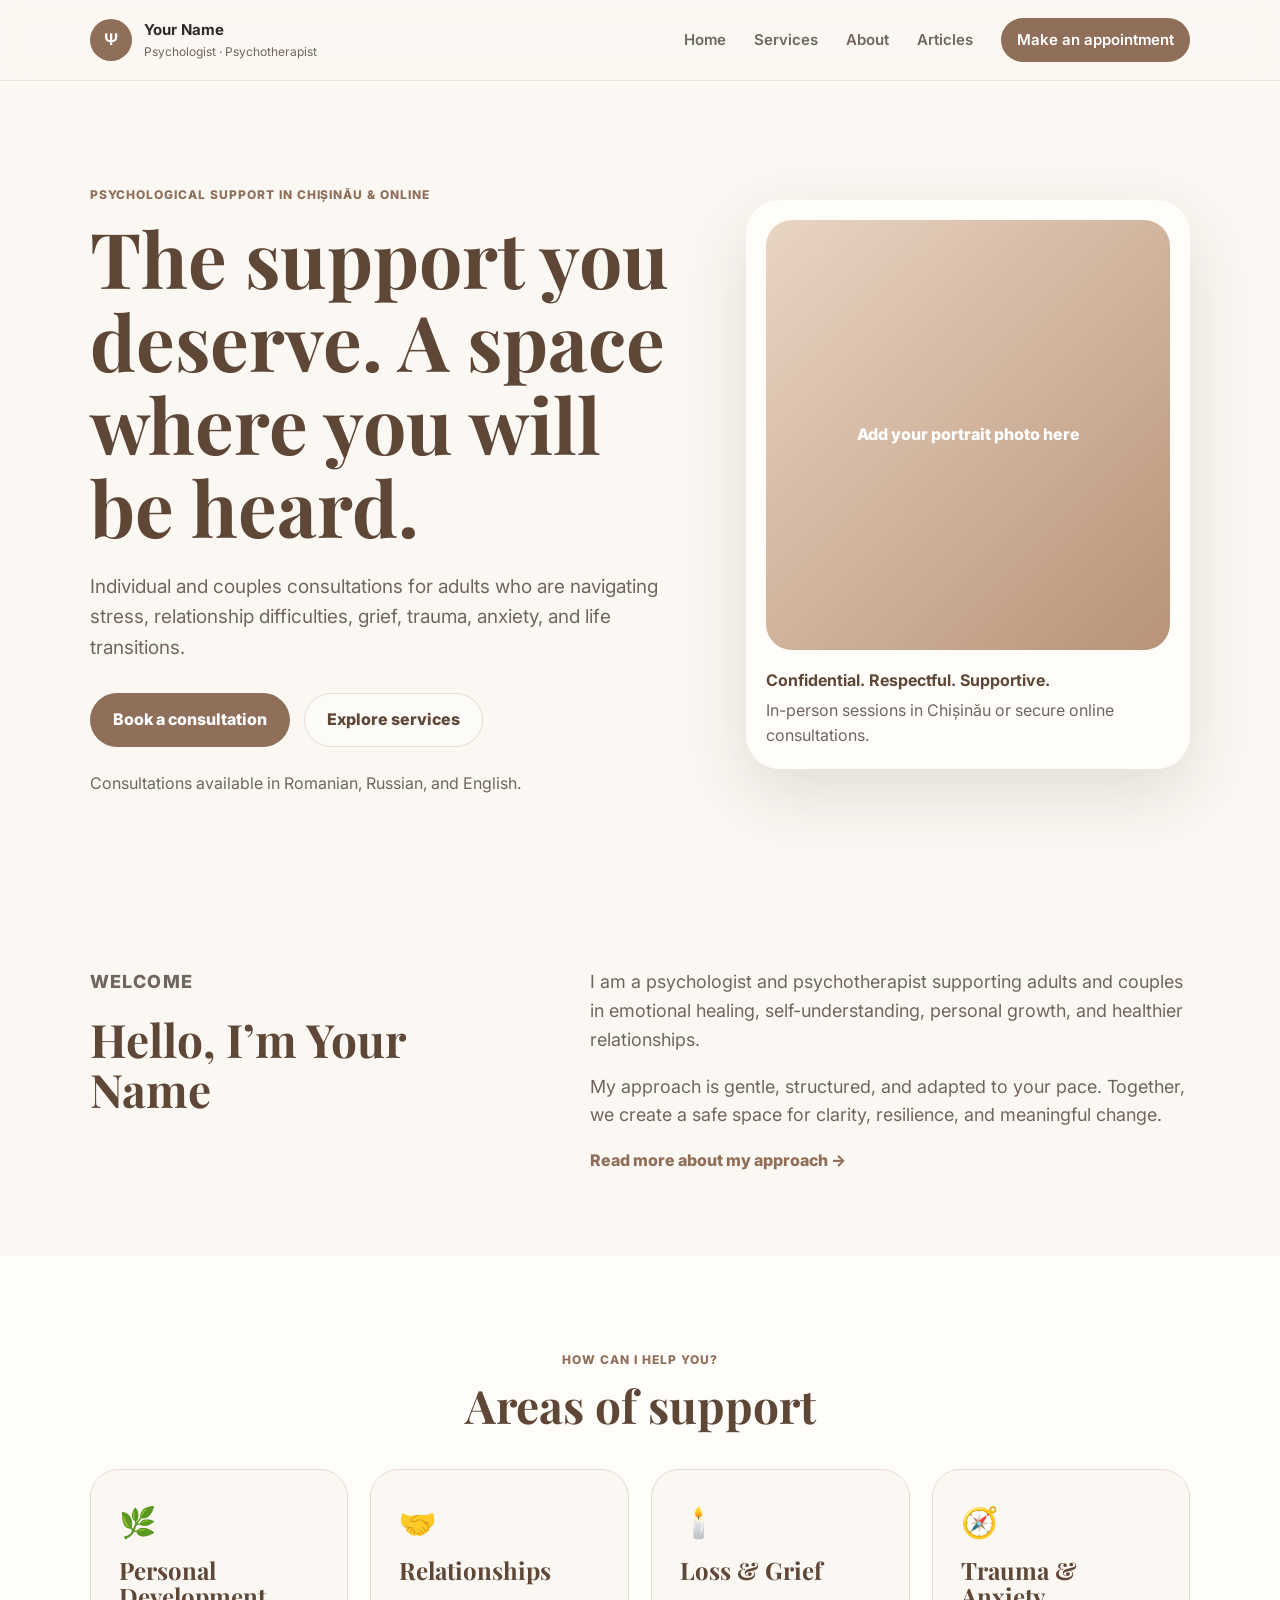
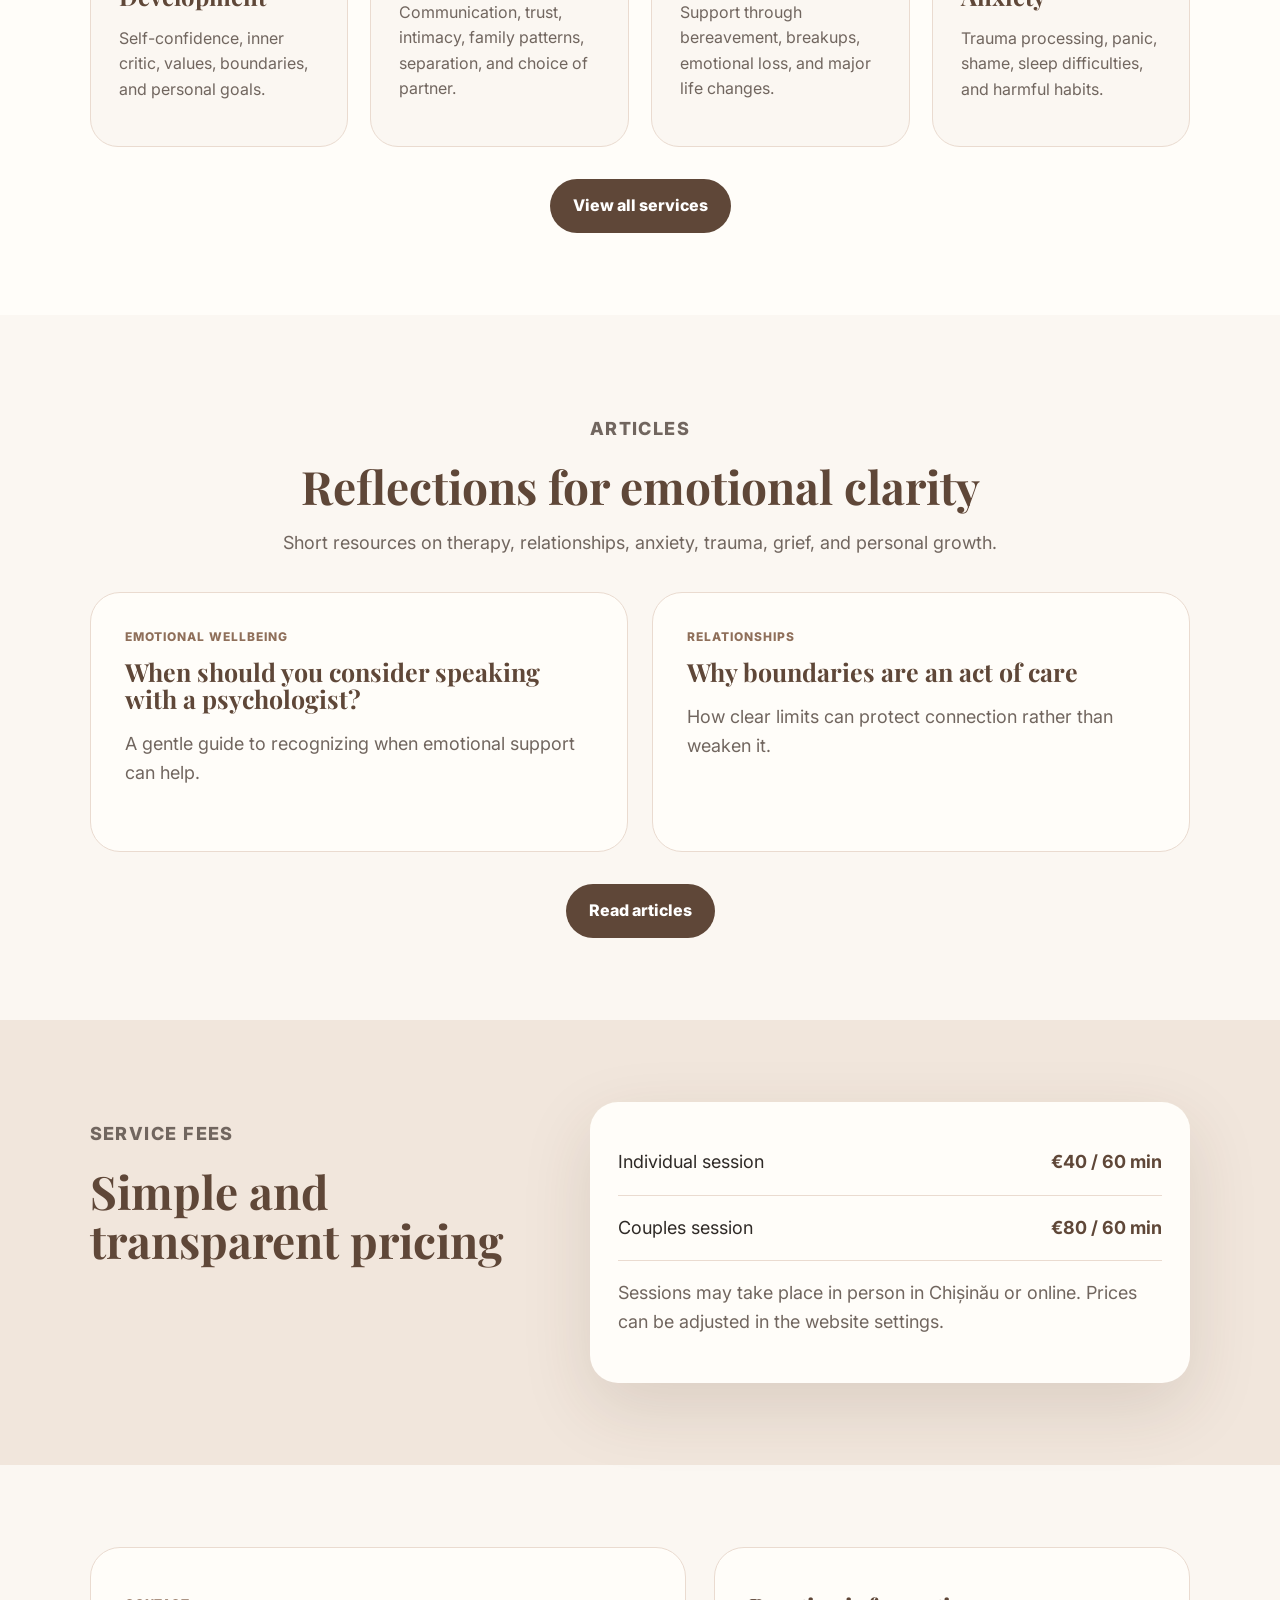
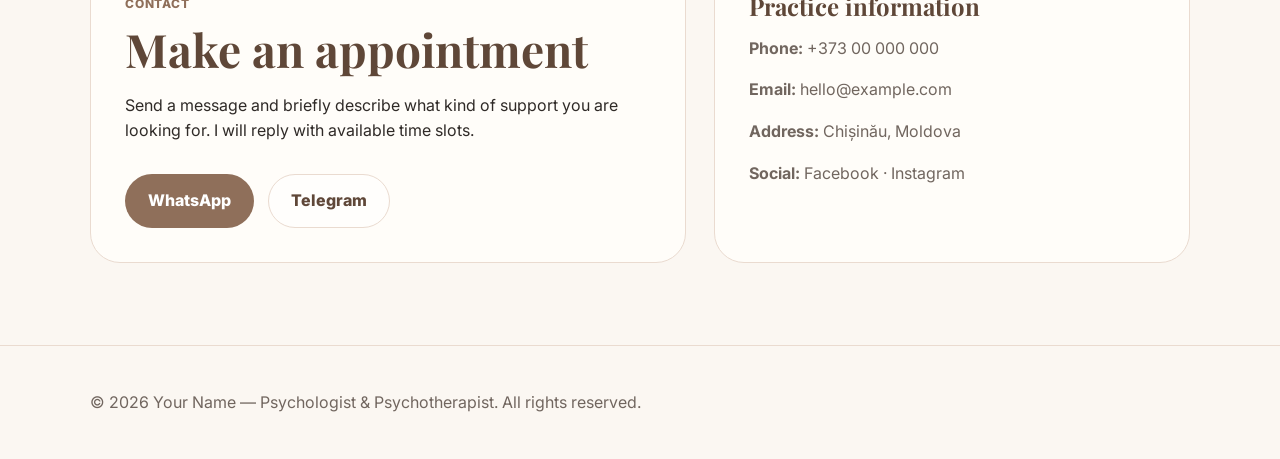
<file: index.html>
<!DOCTYPE html>
<html lang="en">
<head>
  <meta charset="UTF-8" />
  <meta name="viewport" content="width=device-width, initial-scale=1.0" />
  <title>Psychologist & Psychotherapist in Chișinău | Online Consultations</title>
  <meta name="description" content="Psychological consultations in Chișinău and online. Individual and couples therapy in Romanian, Russian, and English." />
  <link rel="preconnect" href="https://fonts.googleapis.com">
  <link rel="preconnect" href="https://fonts.gstatic.com" crossorigin>
  <link href="https://fonts.googleapis.com/css2?family=Playfair+Display:wght@500;600;700&family=Inter:wght@400;500;600;700&display=swap" rel="stylesheet">
  <link rel="stylesheet" href="style.css" />
</head>
<body>
  <header class="site-header">
    <a class="brand" href="index.html">
      <span class="brand-mark">Ψ</span>
      <span>
        <strong>Your Name</strong>
        <small>Psychologist · Psychotherapist</small>
      </span>
    </a>
    <button class="nav-toggle" aria-label="Open menu">☰</button>
    <nav class="nav">
      <a href="index.html">Home</a>
      <a href="services.html">Services</a>
      <a href="about.html">About</a>
      <a href="articles.html">Articles</a>
      <a class="nav-cta" href="#contact">Make an appointment</a>
    </nav>
  </header>

  <main>
    <section class="hero">
      <div class="hero-content">
        <p class="eyebrow">Psychological support in Chișinău & online</p>
        <h1>The support you deserve. A space where you will be heard.</h1>
        <p class="lead">Individual and couples consultations for adults who are navigating stress, relationship difficulties, grief, trauma, anxiety, and life transitions.</p>
        <div class="hero-actions">
          <a class="button primary" href="#contact">Book a consultation</a>
          <a class="button ghost" href="services.html">Explore services</a>
        </div>
        <div class="language-note">Consultations available in Romanian, Russian, and English.</div>
      </div>
      <div class="hero-card">
        <div class="photo-placeholder">Add your portrait photo here</div>
        <div class="card-note">
          <strong>Confidential. Respectful. Supportive.</strong>
          <span>In-person sessions in Chișinău or secure online consultations.</span>
        </div>
      </div>
    </section>

    <section class="intro section-grid">
      <div>
        <p class="eyebrow">Welcome</p>
        <h2>Hello, I’m Your Name</h2>
      </div>
      <div>
        <p>I am a psychologist and psychotherapist supporting adults and couples in emotional healing, self-understanding, personal growth, and healthier relationships.</p>
        <p>My approach is gentle, structured, and adapted to your pace. Together, we create a safe space for clarity, resilience, and meaningful change.</p>
        <a class="text-link" href="about.html">Read more about my approach →</a>
      </div>
    </section>

    <section class="services-preview">
      <p class="eyebrow center">How can I help you?</p>
      <h2 class="center">Areas of support</h2>
      <div class="cards four">
        <article class="service-card">
          <span class="icon">🌿</span>
          <h3>Personal Development</h3>
          <p>Self-confidence, inner critic, values, boundaries, and personal goals.</p>
        </article>
        <article class="service-card">
          <span class="icon">🤝</span>
          <h3>Relationships</h3>
          <p>Communication, trust, intimacy, family patterns, separation, and choice of partner.</p>
        </article>
        <article class="service-card">
          <span class="icon">🕯️</span>
          <h3>Loss & Grief</h3>
          <p>Support through bereavement, breakups, emotional loss, and major life changes.</p>
        </article>
        <article class="service-card">
          <span class="icon">🧭</span>
          <h3>Trauma & Anxiety</h3>
          <p>Trauma processing, panic, shame, sleep difficulties, and harmful habits.</p>
        </article>
      </div>
      <div class="center spacing-top">
        <a class="button secondary" href="services.html">View all services</a>
      </div>
    </section>

    <section class="articles-preview">
      <div class="section-heading">
        <p class="eyebrow">Articles</p>
        <h2>Reflections for emotional clarity</h2>
        <p>Short resources on therapy, relationships, anxiety, trauma, grief, and personal growth.</p>
      </div>
      <div class="article-list compact-list">
        <a class="article-card" href="articles.html">
          <span class="article-meta">Emotional wellbeing</span>
          <h3>When should you consider speaking with a psychologist?</h3>
          <p>A gentle guide to recognizing when emotional support can help.</p>
        </a>
        <a class="article-card" href="articles.html">
          <span class="article-meta">Relationships</span>
          <h3>Why boundaries are an act of care</h3>
          <p>How clear limits can protect connection rather than weaken it.</p>
        </a>
      </div>
      <div class="center spacing-top">
        <a class="button secondary" href="articles.html">Read articles</a>
      </div>
    </section>

    <section class="fees section-grid soft">
      <div>
        <p class="eyebrow">Service fees</p>
        <h2>Simple and transparent pricing</h2>
      </div>
      <div class="price-list">
        <div class="price-item"><span>Individual session</span><strong>€40 / 60 min</strong></div>
        <div class="price-item"><span>Couples session</span><strong>€80 / 60 min</strong></div>
        <p class="muted">Sessions may take place in person in Chișinău or online. Prices can be adjusted in the website settings.</p>
      </div>
    </section>

    <section id="contact" class="contact">
      <div class="contact-card">
        <p class="eyebrow">Contact</p>
        <h2>Make an appointment</h2>
        <p>Send a message and briefly describe what kind of support you are looking for. I will reply with available time slots.</p>
        <div class="contact-actions">
          <a class="button primary" href="https://api.whatsapp.com/send?phone=37300000000">WhatsApp</a>
          <a class="button ghost" href="https://t.me/yourusername">Telegram</a>
        </div>
      </div>
      <div class="contact-details">
        <h3>Practice information</h3>
        <p><strong>Phone:</strong> +373 00 000 000</p>
        <p><strong>Email:</strong> hello@example.com</p>
        <p><strong>Address:</strong> Chișinău, Moldova</p>
        <p><strong>Social:</strong> Facebook · Instagram</p>
      </div>
    </section>
  </main>

  <footer class="footer">
    <p>© <span id="year"></span> Your Name — Psychologist & Psychotherapist. All rights reserved.</p>
  </footer>

  <script src="script.js"></script>
</body>
</html>
</file>
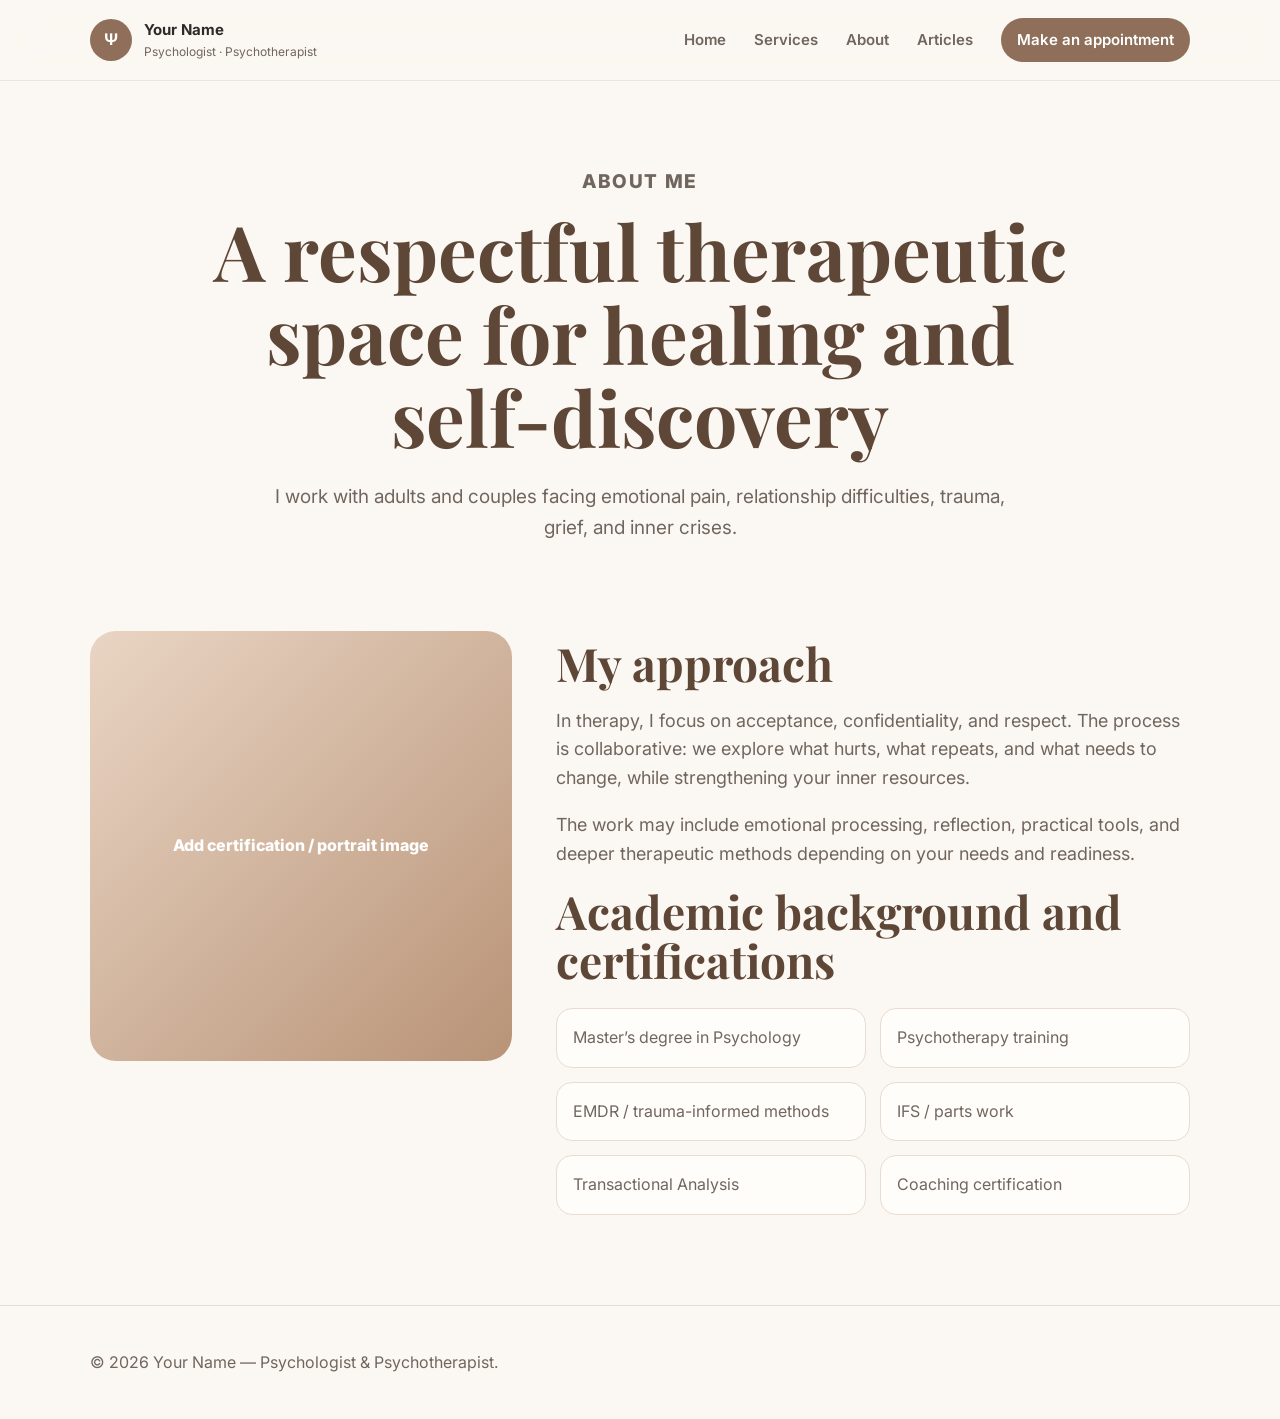
<file: about.html>
<!DOCTYPE html>
<html lang="en">
<head>
  <meta charset="UTF-8" />
  <meta name="viewport" content="width=device-width, initial-scale=1.0" />
  <title>About | Psychologist & Psychotherapist</title>
  <meta name="description" content="About the psychologist, education, certifications, therapeutic approach, and values." />
  <link rel="preconnect" href="https://fonts.googleapis.com">
  <link rel="preconnect" href="https://fonts.gstatic.com" crossorigin>
  <link href="https://fonts.googleapis.com/css2?family=Playfair+Display:wght@500;600;700&family=Inter:wght@400;500;600;700&display=swap" rel="stylesheet">
  <link rel="stylesheet" href="style.css" />
</head>
<body>
  <header class="site-header">
    <a class="brand" href="index.html"><span class="brand-mark">Ψ</span><span><strong>Your Name</strong><small>Psychologist · Psychotherapist</small></span></a>
    <button class="nav-toggle" aria-label="Open menu">☰</button>
    <nav class="nav"><a href="index.html">Home</a><a href="services.html">Services</a><a href="about.html">About</a><a href="articles.html">Articles</a><a class="nav-cta" href="index.html#contact">Make an appointment</a></nav>
  </header>

  <main>
    <section class="page-hero compact">
      <p class="eyebrow">About me</p>
      <h1>A respectful therapeutic space for healing and self-discovery</h1>
      <p>I work with adults and couples facing emotional pain, relationship difficulties, trauma, grief, and inner crises.</p>
    </section>

    <section class="about-layout">
      <div class="portrait-large">Add certification / portrait image</div>
      <div>
        <h2>My approach</h2>
        <p>In therapy, I focus on acceptance, confidentiality, and respect. The process is collaborative: we explore what hurts, what repeats, and what needs to change, while strengthening your inner resources.</p>
        <p>The work may include emotional processing, reflection, practical tools, and deeper therapeutic methods depending on your needs and readiness.</p>
        <h2>Academic background and certifications</h2>
        <div class="cert-grid">
          <span>Master’s degree in Psychology</span>
          <span>Psychotherapy training</span>
          <span>EMDR / trauma-informed methods</span>
          <span>IFS / parts work</span>
          <span>Transactional Analysis</span>
          <span>Coaching certification</span>
        </div>
      </div>
    </section>
  </main>

  <footer class="footer"><p>© <span id="year"></span> Your Name — Psychologist & Psychotherapist.</p></footer>
  <script src="script.js"></script>
</body>
</html>
</file>
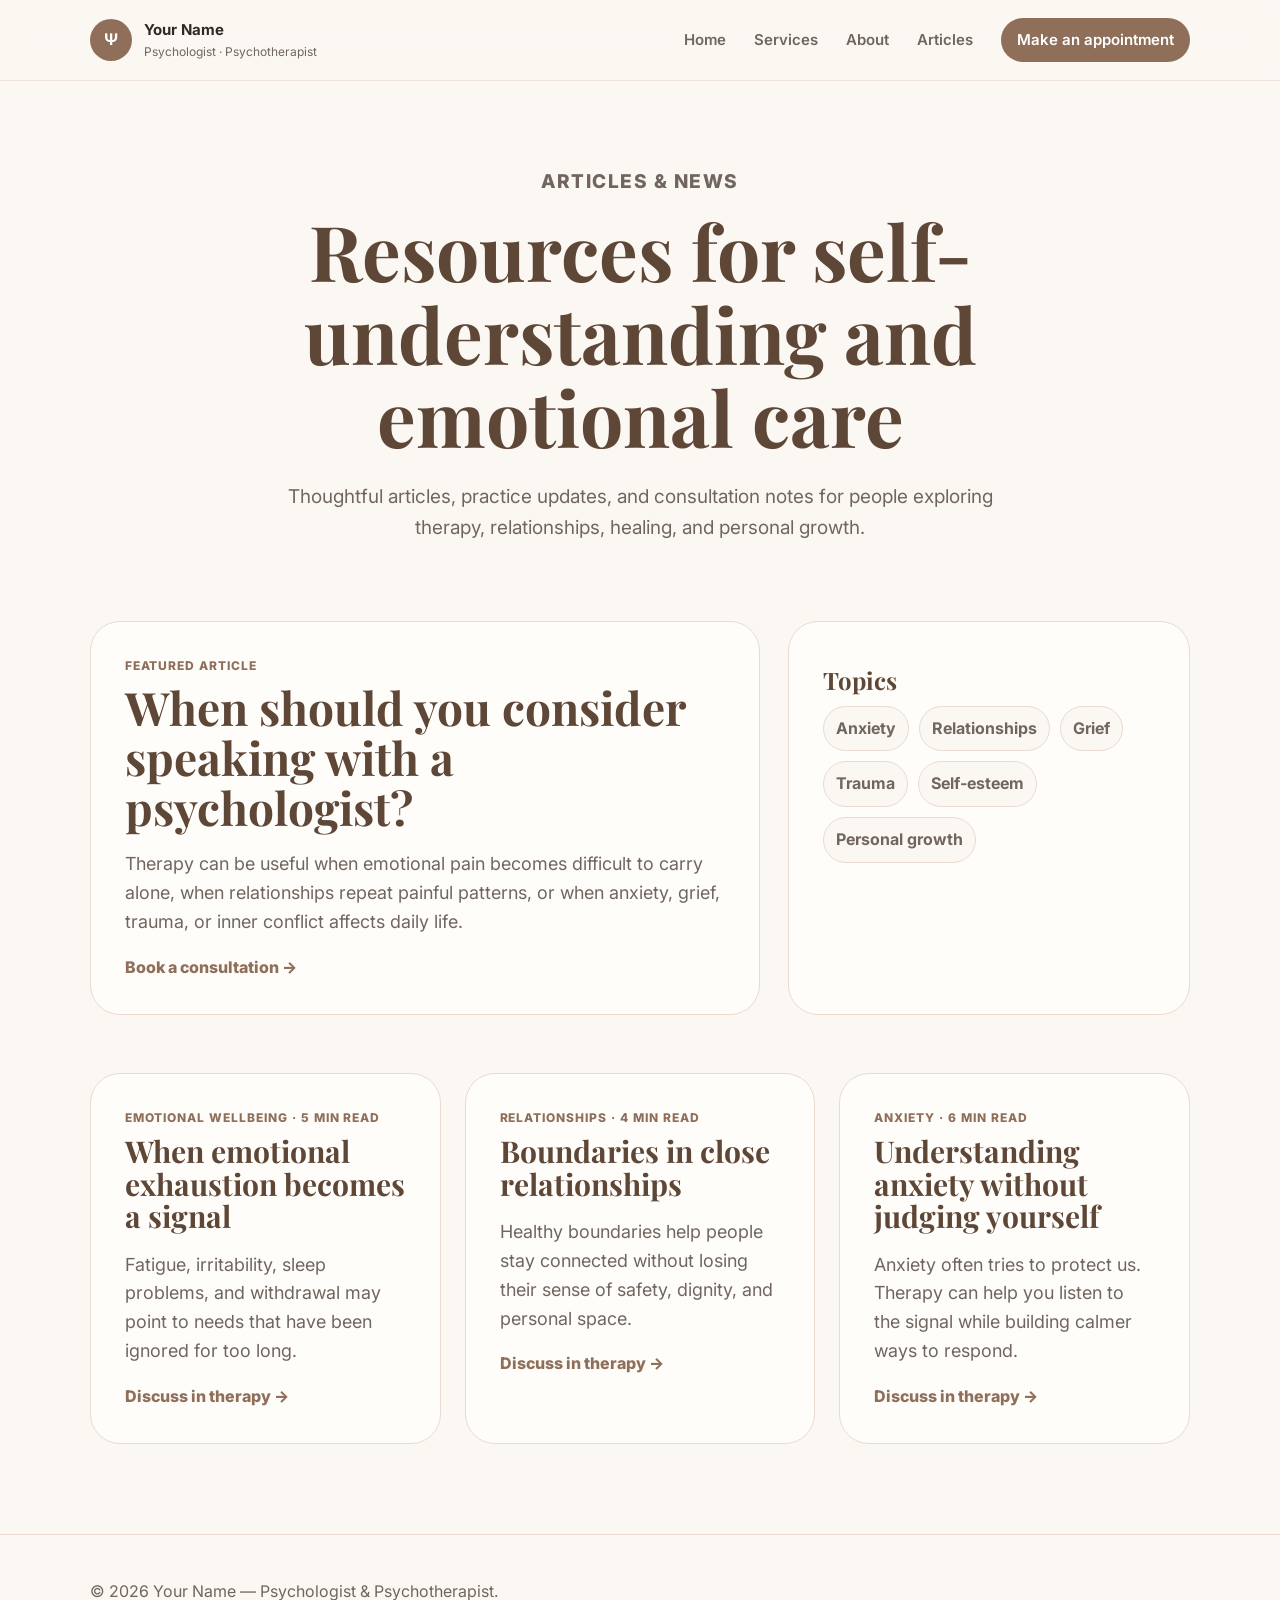
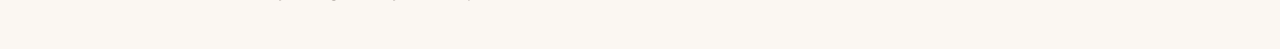
<file: articles.html>
<!DOCTYPE html>
<html lang="en">
<head>
  <meta charset="UTF-8" />
  <meta name="viewport" content="width=device-width, initial-scale=1.0" />
  <title>Articles & News | Psychologist in Chișinău</title>
  <meta name="description" content="Articles and news about psychotherapy, emotional wellbeing, relationships, anxiety, trauma, grief, and personal development." />
  <link rel="preconnect" href="https://fonts.googleapis.com">
  <link rel="preconnect" href="https://fonts.gstatic.com" crossorigin>
  <link href="https://fonts.googleapis.com/css2?family=Playfair+Display:wght@500;600;700&family=Inter:wght@400;500;600;700&display=swap" rel="stylesheet">
  <link rel="stylesheet" href="style.css" />
</head>
<body>
  <header class="site-header">
    <a class="brand" href="index.html"><span class="brand-mark">Ψ</span><span><strong>Your Name</strong><small>Psychologist · Psychotherapist</small></span></a>
    <button class="nav-toggle" aria-label="Open menu">☰</button>
    <nav class="nav"><a href="index.html">Home</a><a href="services.html">Services</a><a href="about.html">About</a><a href="articles.html">Articles</a><a class="nav-cta" href="index.html#contact">Make an appointment</a></nav>
  </header>

  <main>
    <section class="page-hero compact">
      <p class="eyebrow">Articles & News</p>
      <h1>Resources for self-understanding and emotional care</h1>
      <p>Thoughtful articles, practice updates, and consultation notes for people exploring therapy, relationships, healing, and personal growth.</p>
    </section>

    <section class="articles-layout">
      <div class="featured-article">
        <span class="article-meta">Featured article</span>
        <h2>When should you consider speaking with a psychologist?</h2>
        <p>Therapy can be useful when emotional pain becomes difficult to carry alone, when relationships repeat painful patterns, or when anxiety, grief, trauma, or inner conflict affects daily life.</p>
        <a class="text-link" href="index.html#contact">Book a consultation →</a>
      </div>

      <aside class="article-sidebar">
        <h3>Topics</h3>
        <div class="topic-tags">
          <span>Anxiety</span>
          <span>Relationships</span>
          <span>Grief</span>
          <span>Trauma</span>
          <span>Self-esteem</span>
          <span>Personal growth</span>
        </div>
      </aside>
    </section>

    <section class="article-list">
      <article class="article-card">
        <span class="article-meta">Emotional wellbeing · 5 min read</span>
        <h2>When emotional exhaustion becomes a signal</h2>
        <p>Fatigue, irritability, sleep problems, and withdrawal may point to needs that have been ignored for too long.</p>
        <a class="text-link" href="index.html#contact">Discuss in therapy →</a>
      </article>
      <article class="article-card">
        <span class="article-meta">Relationships · 4 min read</span>
        <h2>Boundaries in close relationships</h2>
        <p>Healthy boundaries help people stay connected without losing their sense of safety, dignity, and personal space.</p>
        <a class="text-link" href="index.html#contact">Discuss in therapy →</a>
      </article>
      <article class="article-card">
        <span class="article-meta">Anxiety · 6 min read</span>
        <h2>Understanding anxiety without judging yourself</h2>
        <p>Anxiety often tries to protect us. Therapy can help you listen to the signal while building calmer ways to respond.</p>
        <a class="text-link" href="index.html#contact">Discuss in therapy →</a>
      </article>
    </section>
  </main>

  <footer class="footer"><p>© <span id="year"></span> Your Name — Psychologist & Psychotherapist.</p></footer>
  <script src="script.js"></script>
</body>
</html>
</file>
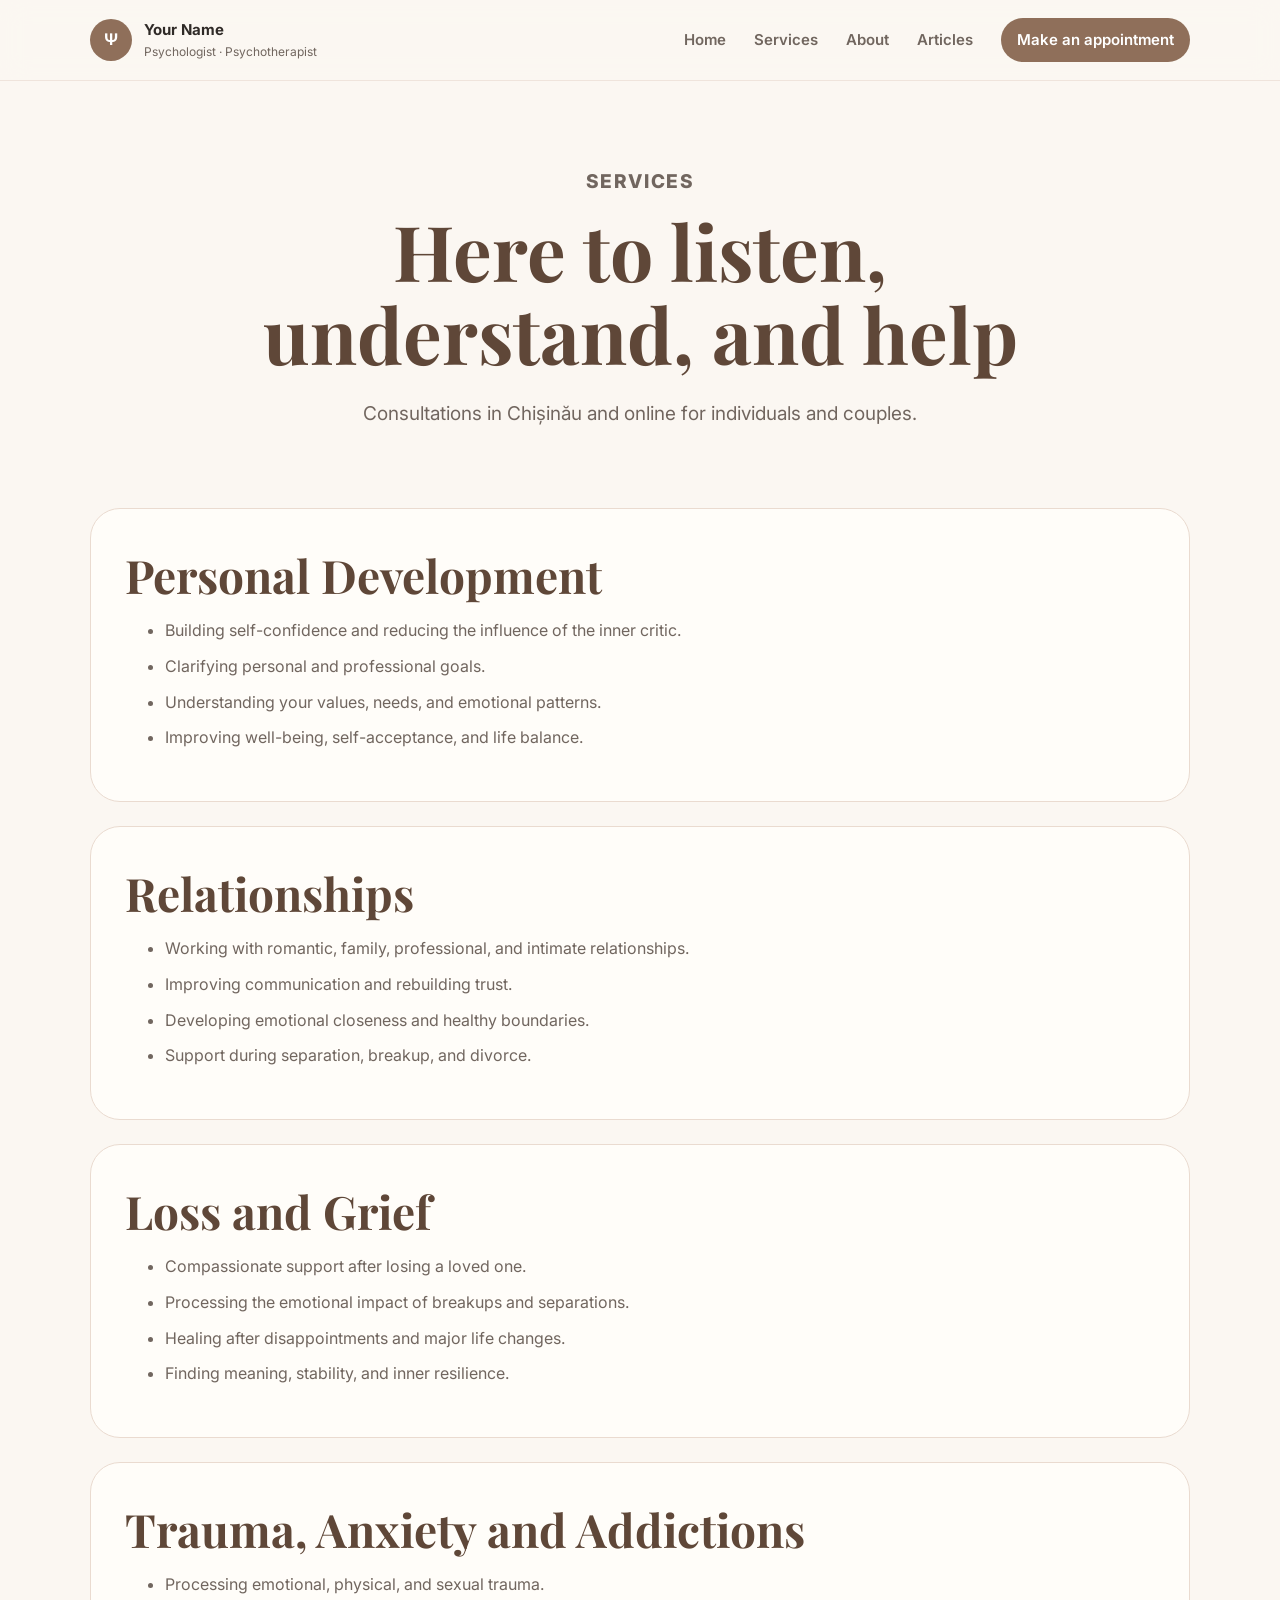
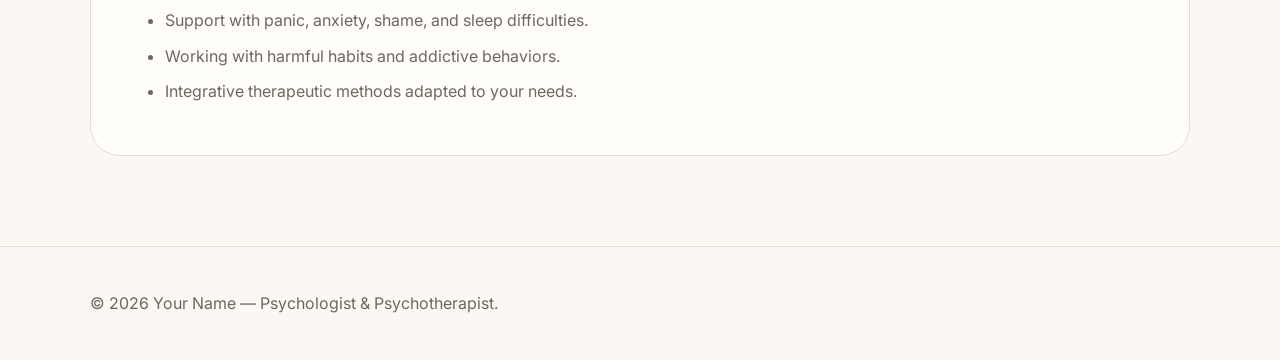
<file: services.html>
<!DOCTYPE html>
<html lang="en">
<head>
  <meta charset="UTF-8" />
  <meta name="viewport" content="width=device-width, initial-scale=1.0" />
  <title>Services | Psychologist in Chișinău</title>
  <meta name="description" content="Psychotherapy services in Chișinău and online: personal development, relationships, grief, trauma, anxiety, and addictions." />
  <link rel="preconnect" href="https://fonts.googleapis.com">
  <link rel="preconnect" href="https://fonts.gstatic.com" crossorigin>
  <link href="https://fonts.googleapis.com/css2?family=Playfair+Display:wght@500;600;700&family=Inter:wght@400;500;600;700&display=swap" rel="stylesheet">
  <link rel="stylesheet" href="style.css" />
</head>
<body>
  <header class="site-header">
    <a class="brand" href="index.html"><span class="brand-mark">Ψ</span><span><strong>Your Name</strong><small>Psychologist · Psychotherapist</small></span></a>
    <button class="nav-toggle" aria-label="Open menu">☰</button>
    <nav class="nav"><a href="index.html">Home</a><a href="services.html">Services</a><a href="about.html">About</a><a href="articles.html">Articles</a><a class="nav-cta" href="index.html#contact">Make an appointment</a></nav>
  </header>

  <main>
    <section class="page-hero compact">
      <p class="eyebrow">Services</p>
      <h1>Here to listen, understand, and help</h1>
      <p>Consultations in Chișinău and online for individuals and couples.</p>
    </section>

    <section class="service-list">
      <article>
        <h2>Personal Development</h2>
        <ul>
          <li>Building self-confidence and reducing the influence of the inner critic.</li>
          <li>Clarifying personal and professional goals.</li>
          <li>Understanding your values, needs, and emotional patterns.</li>
          <li>Improving well-being, self-acceptance, and life balance.</li>
        </ul>
      </article>
      <article>
        <h2>Relationships</h2>
        <ul>
          <li>Working with romantic, family, professional, and intimate relationships.</li>
          <li>Improving communication and rebuilding trust.</li>
          <li>Developing emotional closeness and healthy boundaries.</li>
          <li>Support during separation, breakup, and divorce.</li>
        </ul>
      </article>
      <article>
        <h2>Loss and Grief</h2>
        <ul>
          <li>Compassionate support after losing a loved one.</li>
          <li>Processing the emotional impact of breakups and separations.</li>
          <li>Healing after disappointments and major life changes.</li>
          <li>Finding meaning, stability, and inner resilience.</li>
        </ul>
      </article>
      <article>
        <h2>Trauma, Anxiety and Addictions</h2>
        <ul>
          <li>Processing emotional, physical, and sexual trauma.</li>
          <li>Support with panic, anxiety, shame, and sleep difficulties.</li>
          <li>Working with harmful habits and addictive behaviors.</li>
          <li>Integrative therapeutic methods adapted to your needs.</li>
        </ul>
      </article>
    </section>
  </main>

  <footer class="footer"><p>© <span id="year"></span> Your Name — Psychologist & Psychotherapist.</p></footer>
  <script src="script.js"></script>
</body>
</html>
</file>
<file: style.css>
:root {
  --bg: #fbf7f2;
  --paper: #fffdf9;
  --text: #2f2a27;
  --muted: #71665f;
  --brand: #8f6f5a;
  --brand-dark: #5f4738;
  --accent: #d9bfa8;
  --soft: #f1e6dc;
  --line: #eadbd0;
  --shadow: 0 24px 70px rgba(70, 47, 31, .13);
}
* { box-sizing: border-box; }
body {
  margin: 0;
  font-family: Inter, system-ui, -apple-system, BlinkMacSystemFont, "Segoe UI", sans-serif;
  background: var(--bg);
  color: var(--text);
  line-height: 1.6;
}
a { color: inherit; text-decoration: none; }
.site-header {
  position: sticky;
  top: 0;
  z-index: 20;
  display: flex;
  align-items: center;
  justify-content: space-between;
  padding: 18px 7vw;
  background: rgba(251, 247, 242, .88);
  backdrop-filter: blur(14px);
  border-bottom: 1px solid rgba(234, 219, 208, .65);
}
.brand { display: flex; align-items: center; gap: 12px; }
.brand-mark {
  width: 42px; height: 42px; border-radius: 50%;
  display: grid; place-items: center;
  background: var(--brand); color: white; font-weight: 700;
}
.brand strong { display: block; font-size: 15px; }
.brand small { display: block; color: var(--muted); font-size: 12px; }
.nav { display: flex; align-items: center; gap: 28px; font-size: 15px; }
.nav a { color: var(--muted); font-weight: 600; }
.nav a:hover { color: var(--brand-dark); }
.nav-cta { color: white !important; background: var(--brand); padding: 10px 16px; border-radius: 999px; }
.nav-toggle { display: none; background: none; border: 0; font-size: 26px; }
.hero {
  display: grid; grid-template-columns: 1.15fr .85fr; gap: 56px;
  align-items: center; padding: 92px 7vw 72px;
}
.eyebrow { color: var(--brand); font-weight: 800; letter-spacing: .08em; text-transform: uppercase; font-size: 12px; }
h1, h2, h3 { font-family: "Playfair Display", Georgia, serif; line-height: 1.08; color: var(--brand-dark); }
h1 { font-size: clamp(44px, 6vw, 78px); margin: 12px 0 24px; }
h2 { font-size: clamp(30px, 4vw, 46px); margin: 8px 0 18px; }
h3 { font-size: 24px; margin: 12px 0; }
.lead { font-size: 19px; color: var(--muted); max-width: 680px; }
.hero-actions, .contact-actions { display: flex; gap: 14px; flex-wrap: wrap; margin-top: 30px; }
.button { display: inline-flex; align-items: center; justify-content: center; border-radius: 999px; padding: 13px 22px; font-weight: 800; border: 1px solid transparent; }
.primary { background: var(--brand); color: white; }
.secondary { background: var(--brand-dark); color: white; }
.ghost { border-color: var(--line); background: rgba(255,255,255,.45); color: var(--brand-dark); }
.language-note { margin-top: 24px; color: var(--muted); }
.hero-card { background: var(--paper); padding: 20px; border-radius: 34px; box-shadow: var(--shadow); }
.photo-placeholder, .portrait-large {
  min-height: 430px; border-radius: 26px;
  background: linear-gradient(135deg, #e9d5c4, #b89377);
  color: white; display: grid; place-items: center; text-align: center; padding: 22px; font-weight: 800;
}
.card-note { display: grid; gap: 4px; margin-top: 18px; color: var(--muted); }
.card-note strong { color: var(--brand-dark); }
.section-grid { display: grid; grid-template-columns: .85fr 1.15fr; gap: 56px; padding: 82px 7vw; }
.section-grid p { font-size: 18px; color: var(--muted); }
.text-link { color: var(--brand); font-weight: 800; }
.services-preview { padding: 82px 7vw; background: var(--paper); }
.articles-preview { padding: 82px 7vw; }
.center { text-align: center; }
.section-heading { max-width: 760px; margin: 0 auto; text-align: center; }
.section-heading p { color: var(--muted); font-size: 18px; }
.cards { display: grid; gap: 22px; margin-top: 38px; }
.four { grid-template-columns: repeat(4, 1fr); }
.service-card { background: var(--bg); border: 1px solid var(--line); padding: 28px; border-radius: 28px; min-height: 240px; }
.service-card p, .muted { color: var(--muted); }
.icon { font-size: 30px; }
.spacing-top { margin-top: 32px; }
.soft { background: var(--soft); }
.price-list { background: var(--paper); border-radius: 28px; padding: 28px; box-shadow: var(--shadow); }
.price-item { display: flex; justify-content: space-between; gap: 20px; padding: 18px 0; border-bottom: 1px solid var(--line); font-size: 18px; }
.price-item strong { color: var(--brand-dark); }
.contact { display: grid; grid-template-columns: 1fr .8fr; gap: 28px; padding: 82px 7vw; }
.contact-card, .contact-details { background: var(--paper); border: 1px solid var(--line); border-radius: 30px; padding: 34px; }
.contact-details p { color: var(--muted); }
.footer { padding: 28px 7vw; color: var(--muted); border-top: 1px solid var(--line); }
.page-hero { padding: 86px 7vw 48px; text-align: center; }
.page-hero.compact h1 { max-width: 920px; margin-left: auto; margin-right: auto; }
.page-hero p { max-width: 760px; margin: 0 auto; color: var(--muted); font-size: 19px; }
.service-list { padding: 30px 7vw 90px; display: grid; gap: 24px; }
.service-list article { background: var(--paper); padding: 34px; border: 1px solid var(--line); border-radius: 30px; }
.service-list li { margin: 10px 0; color: var(--muted); }
.articles-layout { padding: 30px 7vw 28px; display: grid; grid-template-columns: 1.25fr .75fr; gap: 28px; align-items: stretch; }
.featured-article, .article-sidebar, .article-card { background: var(--paper); border: 1px solid var(--line); border-radius: 30px; padding: 34px; }
.featured-article p, .article-card p { color: var(--muted); font-size: 18px; }
.article-meta { display: block; color: var(--brand); font-size: 12px; font-weight: 800; letter-spacing: .08em; text-transform: uppercase; }
.article-list { padding: 30px 7vw 90px; display: grid; grid-template-columns: repeat(3, 1fr); gap: 24px; }
.article-list.compact-list { padding: 0; grid-template-columns: repeat(2, 1fr); margin-top: 34px; }
.article-card { display: block; min-height: 260px; transition: transform .2s ease, box-shadow .2s ease; }
.article-card:hover { transform: translateY(-3px); box-shadow: var(--shadow); }
.article-card h2 { font-size: 30px; }
.article-card h3 { font-size: 25px; }
.topic-tags { display: flex; flex-wrap: wrap; gap: 10px; }
.topic-tags span { background: var(--bg); border: 1px solid var(--line); border-radius: 999px; color: var(--muted); font-weight: 700; padding: 9px 12px; }
.about-layout { padding: 40px 7vw 90px; display: grid; grid-template-columns: .8fr 1.2fr; gap: 44px; align-items: start; }
.about-layout p { color: var(--muted); font-size: 18px; }
.cert-grid { display: grid; grid-template-columns: repeat(2, 1fr); gap: 14px; margin-top: 22px; }
.cert-grid span { background: var(--paper); border: 1px solid var(--line); border-radius: 16px; padding: 16px; color: var(--muted); }
@media (max-width: 900px) {
  .nav-toggle { display: block; }
  .nav { display: none; position: absolute; top: 79px; left: 0; right: 0; background: var(--paper); flex-direction: column; padding: 22px; border-bottom: 1px solid var(--line); }
  .nav.open { display: flex; }
  .hero, .section-grid, .contact, .about-layout, .articles-layout, .article-list, .article-list.compact-list { grid-template-columns: 1fr; }
  .four, .cert-grid { grid-template-columns: 1fr; }
  h1 { font-size: 42px; }
  .price-item { flex-direction: column; }
}
</file>
